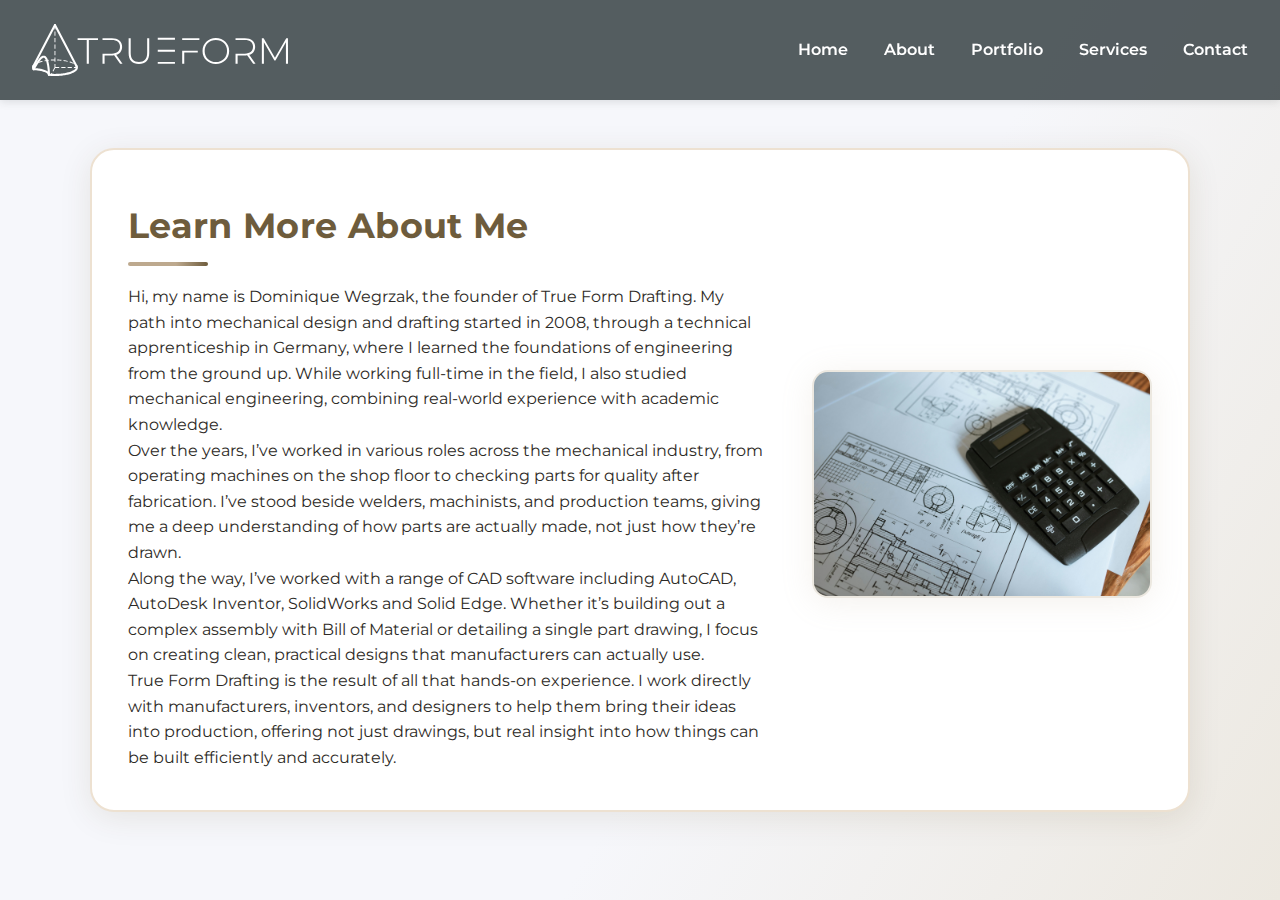
<file: about.html>
<!DOCTYPE html>
<html lang="en">
<head>
  <meta charset="UTF-8" />
  <meta name="viewport" content="width=device-width, initial-scale=1.0" />
  <title>About | True Form Drafting</title>
  <link rel="stylesheet" href="style.css" />
  <link rel="stylesheet" href="about-section.css" />
  <link href="https://fonts.googleapis.com/css2?family=Montserrat:wght@400;600&display=swap" rel="stylesheet">
  <link rel="stylesheet" href="https://cdnjs.cloudflare.com/ajax/libs/font-awesome/6.4.2/css/all.min.css">
<link rel="icon" type="image/png" href="assets/favicon-32x32.png">
<link rel="icon" type="image/png" sizes="32x32" href="assets/favicon-32x32.png">
<link rel="icon" type="image/png" sizes="16x16" href="assets/favicon-16x16.png">
</head>
<body>
  <header class="header project-stripe">
    <div class="nav-container">
      <a href="index.html" class="logo-link">
        <img src="assets/TRUEFORMDrafting Logo short.svg" alt="True Form Logo" class="logo" />
      </a>
      <nav>
        <ul class="nav-links" id="navLinks">
        <li><a href="index.html">Home</a></li>
 <li><a href="about.html">About</a></li>
        <li><a href="portfolio.html" id="portfolioLink">Portfolio</a></li>       
        <li><a href="services.html">Services</a></li>
        <li><a href="contact.html">Contact</a></li>
      </ul>
    </nav>
    <div class="menu-toggle" id="menuToggle">
      <i class="fas fa-bars"></i>
    </div>
  </div>
</header>

  <!-- About Detailed Section -->
  <section id="about-details" class="about-section">
    <div class="about-container">
      <div class="about-text">
        <h2>Learn More About Me</h2>
        <p>
          Hi, my name is Dominique Wegrzak, the founder of True Form Drafting. My path into mechanical design and drafting started in 2008, through a technical apprenticeship in Germany, where I learned the foundations of engineering from the ground up. While working full-time in the field, I also studied mechanical engineering, combining real-world experience with academic knowledge.
        </p>
        <p>
          Over the years, I’ve worked in various roles across the mechanical industry, from operating machines on the shop floor to checking parts for quality after fabrication. I’ve stood beside welders, machinists, and production teams, giving me a deep understanding of how parts are actually made, not just how they’re drawn.
        </p>
        <p>
          Along the way, I’ve worked with a range of CAD software including AutoCAD, AutoDesk Inventor, SolidWorks and Solid Edge. Whether it’s building out a complex assembly with Bill of Material or detailing a single part drawing, I focus on creating clean, practical designs that manufacturers can actually use.
        </p>
        <p>
          True Form Drafting is the result of all that hands-on experience. I work directly with manufacturers, inventors, and designers to help them bring their ideas into production, offering not just drawings, but real insight into how things can be built efficiently and accurately.
        </p>
      </div>
      <div class="about-photo">
        <img src="assets/about me.jpg" alt="about me, founder of True Form Drafting">
      </div>
    </div>
  </section>

  <script>
    // Hamburger menu for mobile (if you add a menuToggle element)
    const menuToggle = document.getElementById('menuToggle');
    const navLinks = document.getElementById('navLinks');
    if(menuToggle){
      menuToggle.addEventListener('click', () => {
        navLinks.classList.toggle('show');
      });
    }
  </script>
</body>
</html>
</file>
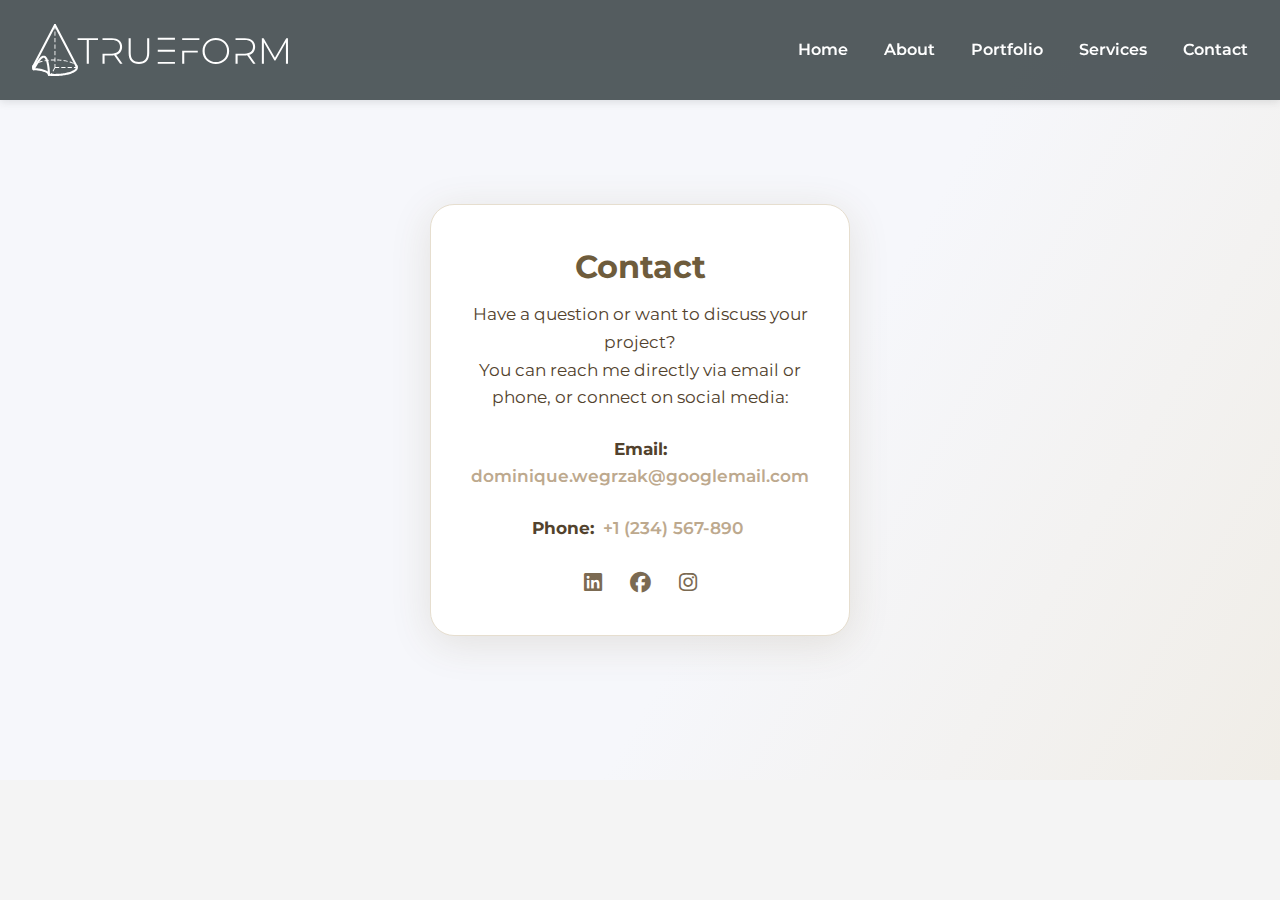
<file: contact.html>
<!DOCTYPE html>
<html lang="en">
<head>
  <meta charset="UTF-8" />
  <meta name="viewport" content="width=device-width, initial-scale=1.0" />
  <title>Contact | True Form Drafting</title>
  <link rel="stylesheet" href="style.css" />
  <link href="https://fonts.googleapis.com/css2?family=Montserrat:wght@400;600&display=swap" rel="stylesheet">
  <link rel="stylesheet" href="https://cdnjs.cloudflare.com/ajax/libs/font-awesome/6.4.2/css/all.min.css">
  <style>
    .contact-section {
      min-height: 80vh;
      display: flex;
      align-items: center;
      justify-content: center;
      background: linear-gradient(120deg, #f6f7fb 60%, #f0ede7 100%);
      padding: 40px 0;
      /* Add this: */
      margin-top: 60px;
    }
    .contact-card {
      background: #fff;
      border-radius: 24px;
      box-shadow: 0 8px 40px rgba(100, 80, 30, 0.13);
      max-width: 420px;
      width: 95%;
      padding: 36px 28px;
      margin: 0 auto;
      border: 1.5px solid #e6decf;
      text-align: center;
    }
    .contact-card h1 {
      color: #6e5c3c;
      font-size: 2rem;
      margin-bottom: 8px;
    }
    .contact-card p {
      color: #52422d;
      margin-bottom: 24px;
      font-size: 1.08rem;
    }
    .contact-details {
      margin: 24px 0 0 0;
      font-size: 1.09rem;
    }
    .contact-details a {
      color: #bda98e;
      text-decoration: none;
      margin-right: 5px;
      margin-left: 5px;
      transition: color 0.18s;
      font-weight: 600;
    }
    .contact-details a:hover {
      color: #6e5c3c;
    }
    .socials {
      margin-top: 14px;
      display: flex;
      justify-content: center;
      gap: 18px;
    }
    .socials a {
      color: #7b6a52;
      font-size: 1.3rem;
      transition: color 0.2s;
    }
    .socials a:hover {
      color: #bda98e;
    }
    @media (max-width: 600px) {
      .contact-section {
        margin-top: 90px;
      }
      .contact-card {
        padding: 16px 4vw;
      }
      .contact-card h1 {
        font-size: 1.2rem;
      }
    }
  </style>
<link rel="icon" type="image/png" href="assets/favicon-32x32.png">
<link rel="icon" type="image/png" sizes="32x32" href="assets/favicon-32x32.png">
<link rel="icon" type="image/png" sizes="16x16" href="assets/favicon-16x16.png">
</head>
<body>
  <header class="header project-stripe">
    <div class="nav-container">
      <a href="index.html" class="logo-link">
        <img src="assets/TRUEFORMDrafting Logo short.svg" alt="True Form Logo" class="logo" />
      </a>
      <nav>
        <ul class="nav-links" id="navLinks">
        <li><a href="index.html">Home</a></li>
	<li><a href="about.html">About</a></li>
        <li><a href="portfolio.html" id="portfolioLink">Portfolio</a></li>        
        <li><a href="services.html">Services</a></li>
        <li><a href="contact.html">Contact</a></li>
      </ul>
    </nav>
    <div class="menu-toggle" id="menuToggle">
      <i class="fas fa-bars"></i>
    </div>
  </div>
</header>

  <section class="contact-section">
    <div class="contact-card">
      <h1>Contact</h1>
      <p>Have a question or want to discuss your project?<br>
         You can reach me directly via email or phone, or connect on social media:</p>
      <div class="contact-details">
        <p>
          <strong>Email:</strong>
          <a href="mailto:dominique.wegrzak@googlemail.com">dominique.wegrzak@googlemail.com</a>
        </p>
        <p>
          <strong>Phone:</strong>
          <a href="tel:+1234567890">+1 (234) 567-890</a>
        </p>
        <div class="socials">
          <a href="#" aria-label="LinkedIn"><i class="fab fa-linkedin"></i></a>
          <a href="#" aria-label="Facebook"><i class="fab fa-facebook"></i></a>
          <a href="#" aria-label="Instagram"><i class="fab fa-instagram"></i></a>
        </div>
      </div>
    </div>
  </section>
<script>
  const menuToggle = document.getElementById('menuToggle');
  const navLinks = document.getElementById('navLinks');
  if (menuToggle && navLinks) {
    menuToggle.addEventListener('click', () => {
      navLinks.classList.toggle('show');
    });
    // Optionally, close menu after clicking a nav link (for better mobile UX)
    navLinks.querySelectorAll('a').forEach(link => {
      link.addEventListener('click', () => {
        navLinks.classList.remove('show');
      });
    });
  }
</script>
</body>
</html>
</file>
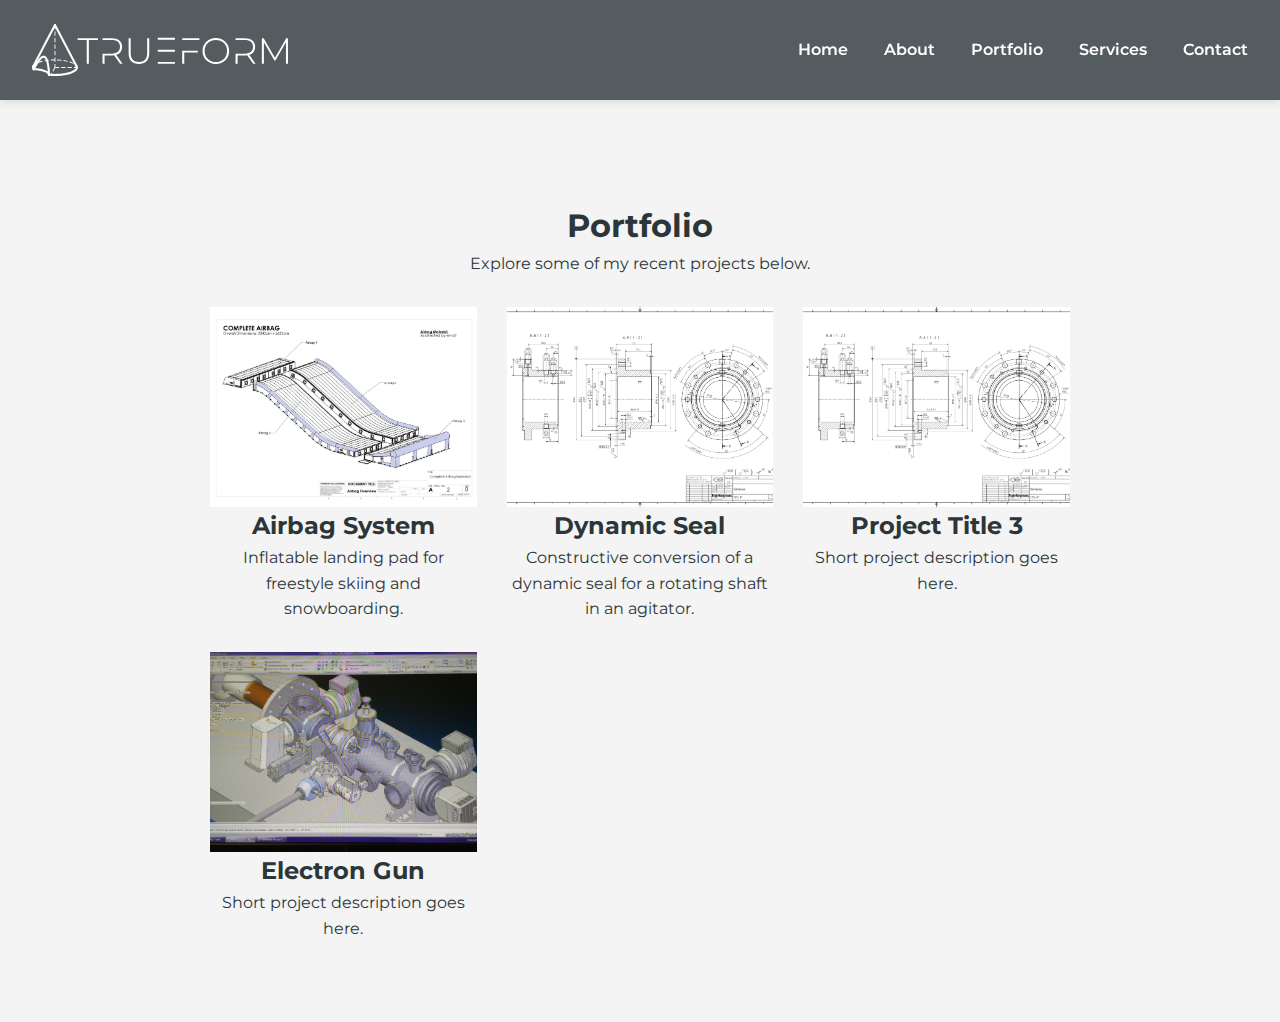
<file: portfolio.html>
<!DOCTYPE html>
<html lang="en">
<head>
  <meta charset="UTF-8" />
  <meta name="viewport" content="width=device-width, initial-scale=1.0" />
  <title>Portfolio | True Form Drafting</title>
  <link rel="stylesheet" href="style.css" />
  <link href="https://fonts.googleapis.com/css2?family=Montserrat:wght@400;600&display=swap" rel="stylesheet">
  <link rel="stylesheet" href="https://cdnjs.cloudflare.com/ajax/libs/font-awesome/6.4.2/css/all.min.css">
  <style>
    /* Add this to push the title below the sticky header */
    .heading-offset {
      margin-top: 60px;
    }
    @media (max-width: 600px) {
      .heading-offset {
        margin-top: 90px;
      }
    }
  </style>
<link rel="icon" type="image/png" href="assets/favicon-32x32.png">
<link rel="icon" type="image/png" sizes="32x32" href="assets/favicon-32x32.png">
<link rel="icon" type="image/png" sizes="16x16" href="assets/favicon-16x16.png">
</head>
<body>
  <header class="header project-stripe">
    <div class="nav-container">
      <a href="index.html" class="logo-link">
        <img src="assets/TRUEFORMDrafting Logo short.svg" alt="True Form Logo" class="logo" />
      </a>
      <nav>
        <ul class="nav-links" id="navLinks">
        <li><a href="index.html">Home</a></li>
	<li><a href="about.html">About</a></li>
        <li><a href="portfolio.html" id="portfolioLink">Portfolio</a></li>        
        <li><a href="services.html">Services</a></li>
        <li><a href="contact.html">Contact</a></li>
      </ul>
    </nav>
    <div class="menu-toggle" id="menuToggle">
      <i class="fas fa-bars"></i>
    </div>
  </div>
</header>

  <section class="section portfolio-section">
    <div class="container">
      <!-- This is the key line: -->
      <h1 class="heading-offset">Portfolio</h1>
      <p>Explore some of my recent projects below.</p>
      <div class="portfolio-grid">
        <!-- Example Project Card 1 -->
        <a href="project1.html" class="portfolio-card">
          <img src="assets/portfolio1.jpg" alt="Project 1 Thumbnail" />
          <div class="portfolio-card-info">
            <h2>Airbag System</h2>
            <p>Inflatable landing pad for freestyle skiing and snowboarding.</p>
          </div>
        </a>
        <!-- Example Project Card 2 -->
        <a href="project2.html" class="portfolio-card">
          <img src="assets/portfolio2.jpg" alt="Project 2 Thumbnail" />
          <div class="portfolio-card-info">
            <h2>Dynamic Seal</h2>
            <p>Constructive conversion of a dynamic seal for a rotating shaft in an agitator.</p>
          </div>
        </a>
        <!-- Example Project Card 3 -->
        <a href="project3.html" class="portfolio-card">
          <img src="assets/portfolio3.jpg" alt="Project 3 Thumbnail" />
          <div class="portfolio-card-info">
            <h2>Project Title 3</h2>
            <p>Short project description goes here.</p>
          </div>
        </a>
        <!-- Example Project Card 4 -->
        <a href="project4.html" class="portfolio-card">
          <img src="assets/portfolio4.jpg" alt="Project 4 Thumbnail" />
          <div class="portfolio-card-info">
            <h2>Electron Gun</h2>
            <p>Short project description goes here.</p>
          </div>
        </a>
        <!-- Add more projects as needed -->
      </div>
    </div>
  </section>

  <script>
    // Hamburger menu for mobile
    const menuToggle = document.getElementById('menuToggle');
    const navLinks = document.getElementById('navLinks');
    if (menuToggle) {
      menuToggle.addEventListener('click', () => {
        navLinks.classList.toggle('show');
      });
    }
  </script>
</body>
</html>
</file>
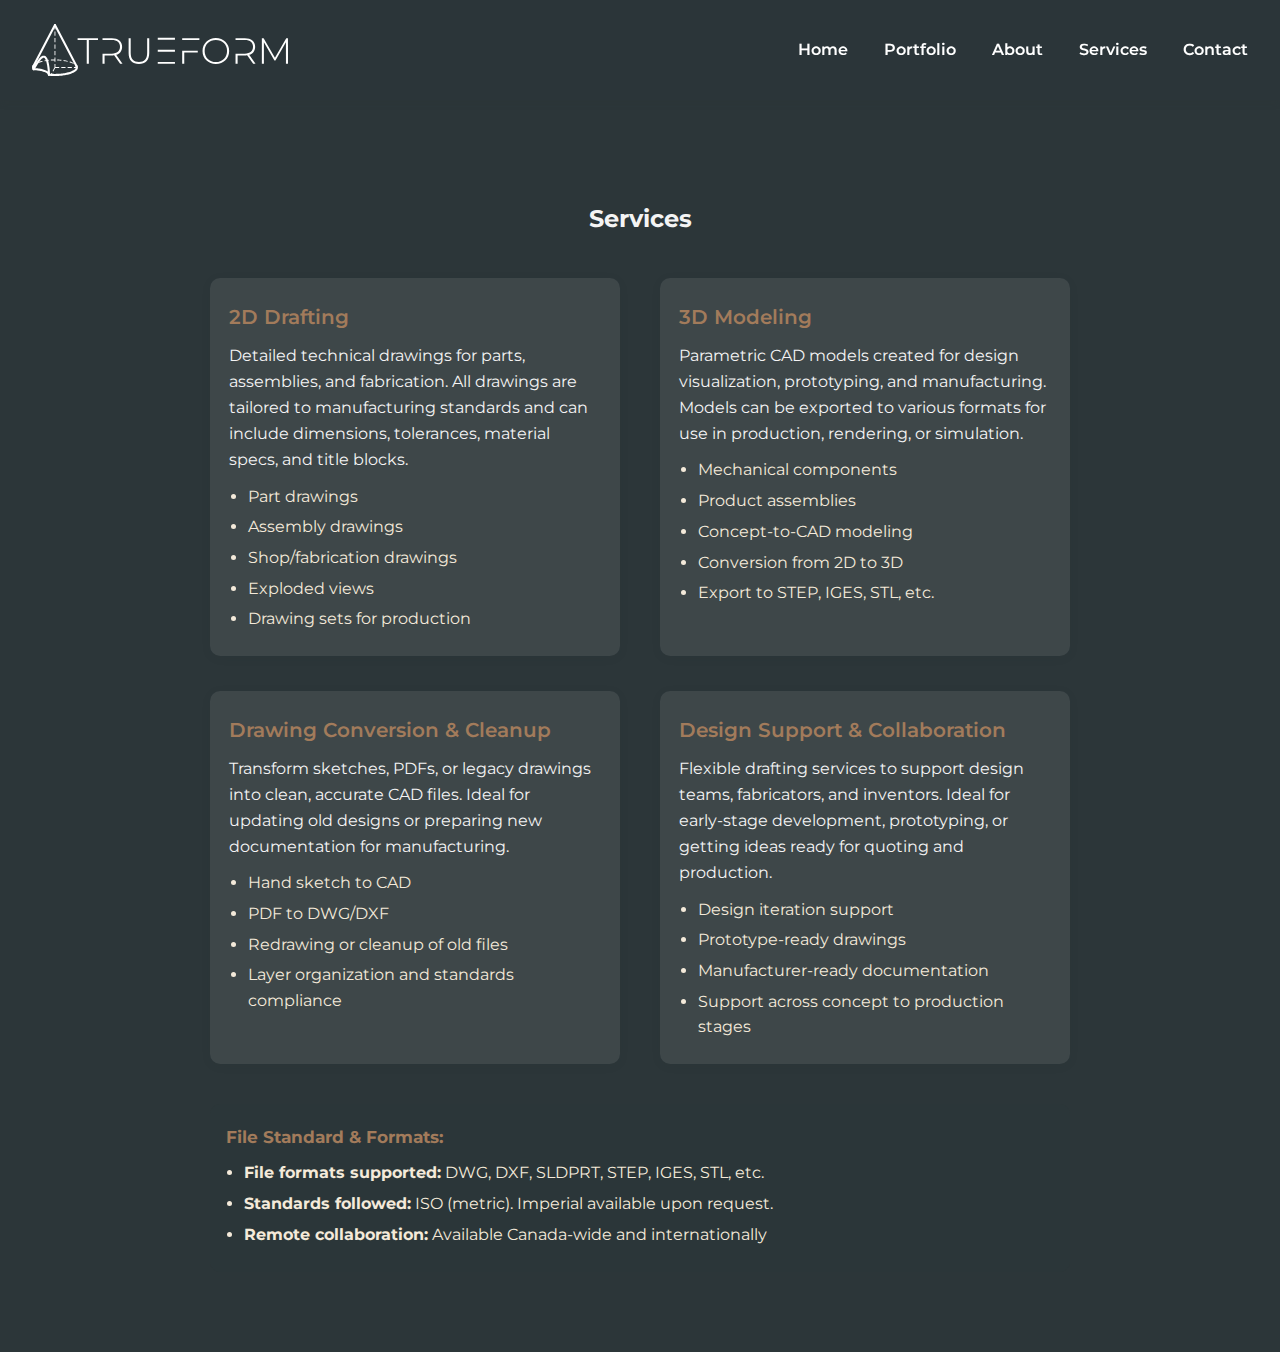
<file: services.html>
<!DOCTYPE html>
<html lang="en">
<head>
  <meta charset="UTF-8" />
  <meta name="viewport" content="width=device-width, initial-scale=1.0" />
  <title>Services | True Form Drafting</title>
  <link rel="stylesheet" href="style.css" />
  <link href="https://fonts.googleapis.com/css2?family=Montserrat:wght@400;600&display=swap" rel="stylesheet">
  <link rel="stylesheet" href="https://cdnjs.cloudflare.com/ajax/libs/font-awesome/6.4.2/css/all.min.css">
  <style>
    .heading-offset {
      margin-top: 60px;
    }
    @media (max-width: 600px) {
      .heading-offset {
        margin-top: 90px;
      }
    }
  </style>
</head>
<body>
  <header class="header project-stripe">
    <div class="nav-container">
      <a href="index.html" class="logo-link">
        <img src="assets/TRUEFORMDrafting Logo short.svg" alt="True Form Logo" class="logo" />
      </a>
      <nav>
        <ul class="nav-links" id="navLinks">
        <li><a href="index.html">Home</a></li>
        <li><a href="portfolio.html" id="portfolioLink">Portfolio</a></li>
        <li><a href="about.html">About</a></li>
        <li><a href="services.html">Services</a></li>
        <li><a href="contact.html">Contact</a></li>
      </ul>
    </nav>
    <div class="menu-toggle" id="menuToggle">
      <i class="fas fa-bars"></i>
    </div>
  </div>
</header>

  <!-- Services Section -->
  <section id="services" class="section dark">
    <div class="container">
      <h2 class="heading-offset">Services</h2>
      <div class="services-list">
        <div class="service-block">       
          <h3>2D Drafting</h3>
          <p>Detailed technical drawings for parts, assemblies, and fabrication. All drawings are tailored to manufacturing standards and can include dimensions, tolerances, material specs, and title blocks.</p>
          <ul>
            <li>Part drawings</li>
            <li>Assembly drawings</li>
            <li>Shop/fabrication drawings</li>
            <li>Exploded views</li>
            <li>Drawing sets for production</li>
          </ul>
        </div>
        <div class="service-block">
          <h3>3D Modeling</h3>
          <p>Parametric CAD models created for design visualization, prototyping, and manufacturing. Models can be exported to various formats for use in production, rendering, or simulation.</p>
          <ul>
            <li>Mechanical components</li>
            <li>Product assemblies</li>
            <li>Concept-to-CAD modeling</li>
            <li>Conversion from 2D to 3D</li>
            <li>Export to STEP, IGES, STL, etc.</li>
          </ul>
        </div>
        <div class="service-block">
          <h3>Drawing Conversion &amp; Cleanup</h3>
          <p>Transform sketches, PDFs, or legacy drawings into clean, accurate CAD files. Ideal for updating old designs or preparing new documentation for manufacturing.</p>
          <ul>
            <li>Hand sketch to CAD</li>
            <li>PDF to DWG/DXF</li>
            <li>Redrawing or cleanup of old files</li>
            <li>Layer organization and standards compliance</li>
          </ul>
        </div>
        <div class="service-block">
          <h3>Design Support &amp; Collaboration</h3>
          <p>Flexible drafting services to support design teams, fabricators, and inventors. Ideal for early-stage development, prototyping, or getting ideas ready for quoting and production.</p>
          <ul>
            <li>Design iteration support</li>
            <li>Prototype-ready drawings</li>
            <li>Manufacturer-ready documentation</li>
            <li>Support across concept to production stages</li>
          </ul>
        </div>
      </div>
      <div class="service-notes">
        <h4>File Standard &amp; Formats:</h4>
        <ul>
          <li><strong>File formats supported:</strong> DWG, DXF, SLDPRT, STEP, IGES, STL, etc.</li>
          <li><strong>Standards followed:</strong>  ISO (metric). Imperial available upon request.</li>
          <li><strong>Remote collaboration:</strong> Available Canada-wide and internationally</li>
        </ul>
      </div>
    </div>
  </section>

  <script>
    // Hamburger menu for mobile
    const menuToggle = document.getElementById('menuToggle');
    const navLinks = document.getElementById('navLinks');
    if (menuToggle) {
      menuToggle.addEventListener('click', () => {
        navLinks.classList.toggle('show');
      });
    }
  </script>
</body>
</html>
</file>
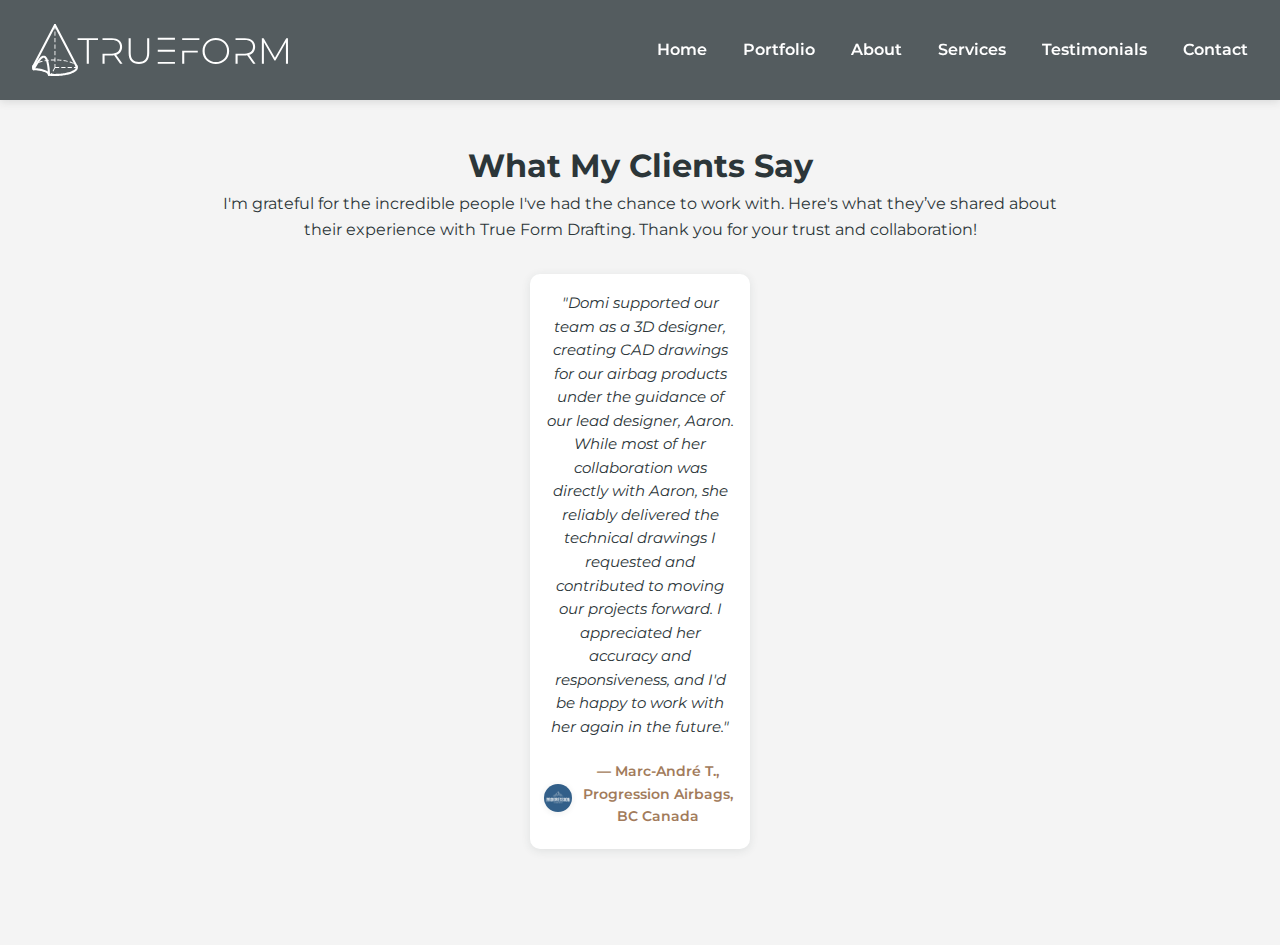
<file: testimonials.html>
<!DOCTYPE html>
<html lang="en">
<head>
  <meta charset="UTF-8" />
  <meta name="viewport" content="width=device-width, initial-scale=1.0" />
  <title>Testimonials | True Form Drafting</title>
  <link rel="stylesheet" href="style.css" />
  <link href="https://fonts.googleapis.com/css2?family=Montserrat:wght@400;600&display=swap" rel="stylesheet">
  <link rel="stylesheet" href="https://cdnjs.cloudflare.com/ajax/libs/font-awesome/6.4.2/css/all.min.css">
</head>
<body>
  <header class="header project-stripe">
    <div class="nav-container">
      <a href="index.html" class="logo-link">
        <img src="assets/TRUEFORMDrafting Logo short.svg" alt="True Form Logo" class="logo" />
      </a>
     <nav>
  <ul class="nav-links" id="navLinks">
    <li><a href="index.html">Home</a></li>
    <li><a href="portfolio.html" id="portfolioLink">Portfolio</a></li>
    <li><a href="about.html">About</a></li>
    <li><a href="services.html">Services</a></li>
    <li><a href="testimonials.html">Testimonials</a></li>
    <li><a href="contact.html">Contact</a></li>
  </ul>
</nav>

    </div>
  </header>

  <section class="section" id="testimonials">
    <div class="container">
      <h1>What My Clients Say</h1>
      <p>I'm grateful for the incredible people I've had the chance to work with. Here's what they’ve shared about their experience with True Form Drafting. Thank you for your trust and collaboration!</p>
      <div class="testimonial-grid">
        <div class="testimonial-card">
          <p class="testimonial-text">"Domi supported our team as a 3D designer, creating CAD drawings for our airbag products under the guidance of our lead designer, Aaron. While  most of her collaboration was directly with Aaron, she reliably delivered the technical drawings I requested and contributed to moving our projects forward. I appreciated her accuracy and responsiveness, and I'd be happy to work with her again in the future."</p>
          <div class="testimonial-author">
            <img src="assets/testimonial1.jpg" alt="Client 1" />
            <span>— Marc-André T., Progression Airbags, BC Canada</span>
          </div>

              <!-- Add more testimonial-card blocks as needed -->
      </div>
    </div>
  </section>

  <script>
    // Hamburger menu for mobile
    const menuToggle = document.getElementById('menuToggle');
    const navLinks = document.getElementById('navLinks');
    menuToggle.addEventListener('click', () => {
      navLinks.classList.toggle('show');
    });
  </script>
</body>
</html>
</file>
<file: about-section.css>
/* =======================
   About Section — Modern Layout & Style
   ======================= */
.about-section {
  background: linear-gradient(120deg, #f6f7fb 60%, #ece8e0 100%);
  min-height: 100vh;
  padding: 120px 0 60px 0;
  display: flex;
  align-items: center;
  justify-content: center;
}

.about-container {
  background: #fff;
  border-radius: 24px;
  box-shadow: 0 6px 32px rgba(80, 60, 10, 0.10);
  max-width: 1100px;
  width: 90%;
  display: flex;
  gap: 48px;
  padding: 48px 36px 40px 36px;
  align-items: center;
  flex-wrap: wrap;
  margin: 0 auto;
  border: 2px solid #ede1d1;
}

.about-text {
  flex: 2 1 320px;
  min-width: 260px;
  color: #2d2a26;
  font-family: 'Montserrat', sans-serif;
}
.about-text h2 {
  font-size: 2.2rem;
  color: #6e5c3c; /* Use #222 for dark gray, #6e5c3c for a warm brown */
  font-weight: 700;
  letter-spacing: 0.01em;
  margin-bottom: 18px;
  position: relative;
  display: inline-block;
}
.about-text h2::after {
  content: "";
  display: block;
  width: 80px;
  height: 4px;
  margin: 8px 0 0 0;
  background: linear-gradient(90deg, #bda98e 60%, #6e5c3c 100%);
  border-radius: 2px;
}
}
.about-text p {
  font-size: 1.18rem;
  line-height: 1.8;
  margin-bottom: 18px;
  color: #3f3526;
  text-shadow: 0 1px 0 #f8f8f8;
  letter-spacing: 0.01em;
}
.about-text p:last-child {
  margin-bottom: 0;
}

.about-photo {
  flex: 1 1 320px;
  min-width: 220px;
  max-width: 340px;
  display: flex;
  justify-content: center;
  align-items: flex-start;
}
.about-photo img {
  width: 100%;
  max-width: 340px;
  border-radius: 16px;
  box-shadow: 0 4px 32px rgba(189,169,142,0.16);
  object-fit: cover;
  border: 2px solid #ece8e0;
  background: #e8e4dd;
  transition: transform 0.3s cubic-bezier(.4,2,.6,1), box-shadow 0.3s;
}
.about-photo img:hover {
  transform: scale(1.04) rotate(-1deg);
  box-shadow: 0 8px 40px rgba(80,60,10,0.17);
}

/* Responsive adjustments */
@media (max-width: 950px) {
  .about-container {
    flex-direction: column;
    padding: 32px 12px;
    gap: 28px;
  }
  .about-photo {
    max-width: 100%;
  }
}
@media (max-width: 600px) {
  .about-section {
    padding: 32px 0 24px 0;
margin-top: 80px; /*
  }
  .about-container {
    padding: 16px 2vw;
  }
  .about-text h2 {
    font-size: 1.35rem;
  }
  .about-text p {
    font-size: 1rem;
  }
}
</file>
<file: style.css>
/* Basic Reset & Body */
* {
  margin: 0;
  padding: 0;
  box-sizing: border-box;
}
body {
  font-family: 'Montserrat', sans-serif;
  line-height: 1.6;
  background: #f4f4f4;
  color: #2c3639;
}

/* HEADER & NAVIGATION */
.header {
  position: fixed;
  top: 0;
  left: 0;
  width: 100%;
  z-index: 100;
  background: transparent;
  transition: background 0.3s, box-shadow 0.3s;
  box-shadow: none;
}
.header.scrolled,
.header.project-stripe {
  background: #2c3639cc; /* semi-transparent dark stripe */
  box-shadow: 0 2px 8px rgba(44,54,57,0.13);
}
.nav-container {
  width: 100%;
  display: flex;
  justify-content: space-between;
  align-items: center;
  padding: 24px 32px;
  box-sizing: border-box;
}
.logo-link {
  display: flex;
  align-items: center;
}
.logo {
  height: 52px;
  display: block;
}
nav {
  display: flex;
  align-items: center;
}
.nav-links {
  list-style: none;
  display: flex;
  gap: 36px;
  margin: 0;
  padding: 0;
}
.nav-links li {
  display: inline-block;
}
.nav-links a {
  color: white;
  text-decoration: none;
  font-weight: 600;
  font-size: 1rem;
  transition: color 0.2s;
  padding: 4px 0;
}
.nav-links a:hover, .nav-links a.active {
  color: #a27b5b;
  border-bottom: 2px solid #a27b5b;
}
.menu-toggle {
  display: none;
  color: white;
  font-size: 2rem;
  cursor: pointer;
  margin-left: 20px;
}

/* HERO SECTION */
.hero {
  height: 100vh;
  min-height: 500px;
  background: linear-gradient(rgba(44,54,57,0.7), rgba(44,54,57,0.7)), url('assets/TrueForm Website Front Photo.jpg') no-repeat center center/cover;
  display: flex;
  align-items: center;
  justify-content: center;
  color: white;
  text-align: center;
  position: relative;
}
.hero-content h1 {
  font-size: 3.2rem;
  font-weight: 600;
  letter-spacing: 2px;
  margin-bottom: 16px;
  text-shadow: 1px 1px 8px rgba(0,0,0,0.4);
}
.hero-content p {
  font-size: 1.35rem;
  color: #dcd7c9;
  margin-bottom: 0;
  text-shadow: 1px 1px 8px rgba(0,0,0,0.2);
}

/* SECTIONS */
.section {
  padding: 80px 0;
  text-align: center;
  padding-top: 140px; /* increase top padding for header */
}
.section .container {
  max-width: 900px;
  margin: 0 auto;
  padding: 0 20px;
}
.section.light {
  background: #f4f4f4;
  color: #2c3639;
}
.section.dark {
  background: #2c3639;
  color: #f4f4f4;
}

/* ABOUT SECTION */
.about-flex {
  display: flex;
  align-items: center;
  gap: 2.5rem;
  flex-wrap: wrap;
  justify-content: center;
  margin-top: 2rem;
  margin-bottom: 2rem;
}
.about-text {
  flex: 2 1 320px;
  min-width: 250px;
}
.about-photo {
  flex: 1 1 220px;
  text-align: center;
}
.about-photo img {
  width: 220px;
  max-width: 100%;
  border-radius: 12px;
  box-shadow: 0 2px 16px rgba(0,0,0,0.10);
  background: #fff;
  object-fit: cover;
}
@media (max-width: 900px) {
  .about-flex {
    flex-direction: column;
    gap: 1.5rem;
  }
  .about-photo img {
    width: 140px;
  }
}

/* PROJECT PAGE IMAGES */
.section img {
  display: block;
  margin: 32px auto 24px auto;
  width: 100%;
  max-width: 840px;
  height: auto;
  border-radius: 10px;
  box-shadow: 0 3px 16px rgba(44,54,57,0.10);
}

/* PROJECT PAGE NAVIGATION ARROWS */
.project-detail-nav-wrapper {
  display: flex;
  align-items: center;
  justify-content: center;
  gap: 32px;
  position: relative;
}
.project-detail-content {
  flex: 1 1 0;
  min-width: 0;
}
.project-arrow {
  display: flex;
  align-items: center;
  justify-content: center;
  font-size: 2.6rem;
  color: #a27b5b;
  background: transparent;
  border: none;
  cursor: pointer;
  text-decoration: none;
  padding: 0 16px;
  transition: color 0.2s;
  user-select: none;
}
.project-arrow:hover {
  color: #2c3639;
}
@media (max-width: 900px) {
  .project-detail-nav-wrapper {
    gap: 8px;
  }
  .project-arrow {
    font-size: 2rem;
    padding: 0 8px;
  }
}
@media (max-width: 600px) {
  .project-detail-nav-wrapper {
    flex-direction: column;
  }
  .project-arrow {
    order: -1;
    margin-bottom: 1em;
  }
}

/* --- SERVICES SECTION --- */
.services-list {
  display: grid;
  grid-template-columns: 1fr 1fr;
  gap: 2.2rem 2.5rem;
  margin-top: 2.5rem;
  margin-bottom: 2.5rem;
}
.service-block {
  background: rgba(244,244,244,0.09);
  border-radius: 10px;
  padding: 1.5rem 1.2rem 1.2rem 1.2rem;
  box-shadow: 0 2px 10px rgba(44,54,57,0.08);
  text-align: left;
}
.service-block h3 {
  color: #a27b5b;
  margin-bottom: 0.5rem;
  font-size: 1.23rem;
  font-weight: 600;
}
.service-block p {
  font-size: 1.02rem;
  margin-bottom: 0.7rem;
  color: #f4f4f4;
}
.service-block ul {
  margin-left: 1.2rem;
  margin-bottom: 0;
}
.service-block li {
  font-size: 0.98rem;
  margin-bottom: 0.35rem;
  color: #f4eada;
  list-style: disc;
}

.service-notes {
  margin-top: 2rem;
  background: rgba(44,54,57,0.12);
  border-radius: 10px;
  padding: 1.2rem 1rem;
  text-align: left;
}
.service-notes h4 {
  color: #a27b5b;
  margin-bottom: 0.6rem;
  font-size: 1.08rem;
}
.service-notes ul {
  margin-left: 1.1rem;
}
.service-notes li {
  font-size: 0.99rem;
  color: #f4eada;
  margin-bottom: 0.35rem;
  list-style: disc;
}
@media (max-width: 900px) {
  .services-list {
    grid-template-columns: 1fr;
    gap: 1.5rem;
  }
}

/* PORTFOLIO GRID */
.portfolio-grid {
  display: grid;
  grid-template-columns: repeat(auto-fit, minmax(260px, 1fr));
  gap: 30px;
  margin: 30px auto 0 auto;
  max-width: 900px;
  justify-content: center;
}

.portfolio-card {
  display: block;
  background: none;
  border-radius: 0;
  overflow: visible;
  box-shadow: none;
  padding: 0;
  margin: 0;
  text-decoration: none;
  color: inherit;
}

.portfolio-card img {
  display: block;
  width: 100%;
  aspect-ratio: 4 / 3; /* or adjust to fit your images */
  object-fit: cover;
  border-radius: 0;
  box-shadow: none;
  margin: 0;
  padding: 0;
  transition: transform 0.2s;
}

/* Optional: subtle hover zoom */
.portfolio-card:hover img,
.portfolio-card:focus img {
  transform: scale(1.03);
}

/* FOOTER */
footer {
  padding: 24px 0 10px 0;
  text-align: center;
  background: #1e1e1e;
  color: white;
}
footer .container {
  max-width: 900px;
  margin: 0 auto;
  padding: 0 20px;
}
footer .socials {
  margin-top: 10px;
}
footer .socials a,
footer .socials a:visited {
  color: white;
  margin: 0 10px;
  font-size: 1.5rem;
  transition: color 0.3s;
}
footer .socials a:hover {
  color: #a27b5b;
}
.footer-logo {
  position: fixed;
  right: 24px;
  bottom: 24px;
  width: 70px; /* Adjust size as needed */
  height: auto;
  z-index: 50;
  opacity: 0.95;
  pointer-events: none; /* So it doesn't block clicks */
  transition: opacity 0.2s;
}

@media (max-width: 600px) {
  .footer-logo {
    width: 44px;
    right: 8px;
    bottom: 8px;
  }
}

/* --- Responsive Portfolio Grid --- */
@media (max-width: 1200px) {
  .portfolio-grid {
    grid-template-columns: repeat(3, 1fr);
  }
}
@media (max-width: 900px) {
  .portfolio-grid {
    grid-template-columns: repeat(2, 1fr);
  }
  .section img {
    max-width: 98vw;
  }
}
@media (max-width: 600px) {
  .portfolio-grid {
    grid-template-columns: 1fr;
  }
  .hero-content h1 {
    font-size: 2.1rem;
  }
  .portfolio-card {
    width: 98vw;
  }
}

/* NAVIGATION MOBILE (unchanged) */
@media (max-width: 768px) {
  .nav-links {
    flex-direction: column;
    gap: 0;
    position: absolute;
    right: 0;
    top: 60px;
    width: 180px;
    background: #2c3639;
    display: none;
    border-radius: 0 0 10px 10px;
    box-shadow: 0 2px 8px rgba(0,0,0,0.05);
    padding: 16px 0;
  }
  .nav-links.show {
    display: flex;
  }
  .menu-toggle {
    display: block;
  }
  .nav-container {
    padding: 20px 10px;
  }
}
/* Lightbox Overlay Styles */
.lightbox {
  display: none;
  position: fixed;
  z-index: 9999;
  left: 0; top: 0;
  width: 100vw; height: 100vh;
  background: rgba(0,0,0,0.85);
  justify-content: center;
  align-items: center;
}

.lightbox-img {
  max-width: 95vw;
  max-height: 90vh;
  border-radius: 12px;
  box-shadow: 0 8px 40px rgba(0,0,0,0.45);
  background: #fff;
  display: block;
}

.lightbox-close {
  position: absolute;
  top: 28px; right: 56px;
  font-size: 3rem;
  color: #fff;
  font-weight: bold;
  cursor: pointer;
  z-index: 10001;
  user-select: none;
  transition: color 0.2s;
}
.lightbox-close:hover {
  color: #a27b5b;
}

@media (max-width: 600px) {
  .lightbox-close {
    top: 12px; right: 20px; font-size: 2.2rem;
  }
}
/* Lightbox Overlay Styles */
.lightbox {
  display: none;
  position: fixed;
  z-index: 9999;
  left: 0; top: 0;
  width: 100vw; height: 100vh;
  background: rgba(0,0,0,0.85);
  justify-content: center;
  align-items: center;
}
.lightbox.show {
  display: flex;
}
.lightbox-img {
  max-width: 95vw;
  max-height: 90vh;
  border-radius: 12px;
  box-shadow: 0 8px 40px rgba(0,0,0,0.45);
  background: #fff;
  display: block;
  z-index: 1;
}
.lightbox-close {
  position: absolute;
  top: 28px; right: 56px;
  font-size: 3rem;
  color: #fff;
  font-weight: bold;
  cursor: pointer;
  z-index: 10001;
  user-select: none;
  transition: color 0.2s;
}
.lightbox-close:hover {
  color: #a27b5b;
}
.lightbox-arrow {
  position: absolute;
  top: 50%;
  transform: translateY(-50%);
  font-size: 3rem;
  color: #fff;
  cursor: pointer;
  padding: 8px 18px;
  z-index: 10001;
  user-select: none;
  background: rgba(44,54,57,0.23);
  border-radius: 50%;
  transition: background 0.2s, color 0.2s;
}
.lightbox-arrow:hover {
  background: #a27b5b;
  color: #fff;
}
.lightbox-arrow-left {
  left: 32px;
}
.lightbox-arrow-right {
  right: 32px;
}
@media (max-width:600px) {
  .lightbox-close { top: 10px; right: 12px; font-size: 2rem;}
  .lightbox-arrow { font-size: 2rem; left: 8px; right: 8px; }
  .lightbox-arrow-left { left: 8px;}
  .lightbox-arrow-right { right: 8px;}
}
.testimonial-grid {
  display: flex;
  gap: 1.2rem;
  justify-content: center;
  flex-wrap: wrap;
  margin-top: 2rem;
}
.testimonial-card {
  background: #fff;
  border-radius: 10px;
  box-shadow: 0 2px 10px rgba(44,54,57,0.10);
  padding: 1.1rem 0.9rem 0.8rem 0.9rem;
  max-width: 220px;
  flex: 1 1 180px;
  display: flex;
  flex-direction: column;
  align-items: center;
  margin-bottom: 1rem;
}
.testimonial-text {
  font-style: italic;
  color: #2c3639;
  margin-bottom: 0.8rem;
  font-size: 0.92rem;
}
.testimonial-author {
  display: flex;
  align-items: center;
  gap: 0.5rem;
}
.testimonial-author img {
  width: 28px;
  height: 28px;
  border-radius: 50%;
  object-fit: cover;
  box-shadow: 0 1px 6px rgba(44,54,57,0.09);
  background: #eee;
}
.testimonial-author span {
  font-weight: 600;
  font-size: 0.88rem;
  color: #a27b5b;
}
@media (max-width: 900px) {
  .testimonial-grid {
    flex-direction: column;
    align-items: center;
    gap: 0.7rem;
  }
  .testimonial-card {
    width: 96%;
    max-width: 260px;
  }
}
.service-icon {
  font-size: 2.2rem;
  color: #a27b5b;
  margin-bottom: 0.5rem;
}

/* CONTACT SECTION STYLES */
#contact a,
#contact a:visited {
  color: white;
  text-decoration: underline;
}

#contact .socials {
  margin-top: 1.3em;
}
#contact .socials a,
#contact .socials a:visited {
  color: white;
  font-size: 2rem;
  margin: 0 0.5em;
  vertical-align: middle;
  transition: color 0.2s;
}
#contact .socials a:hover {
  color: #a27b5b;
}
</file>
